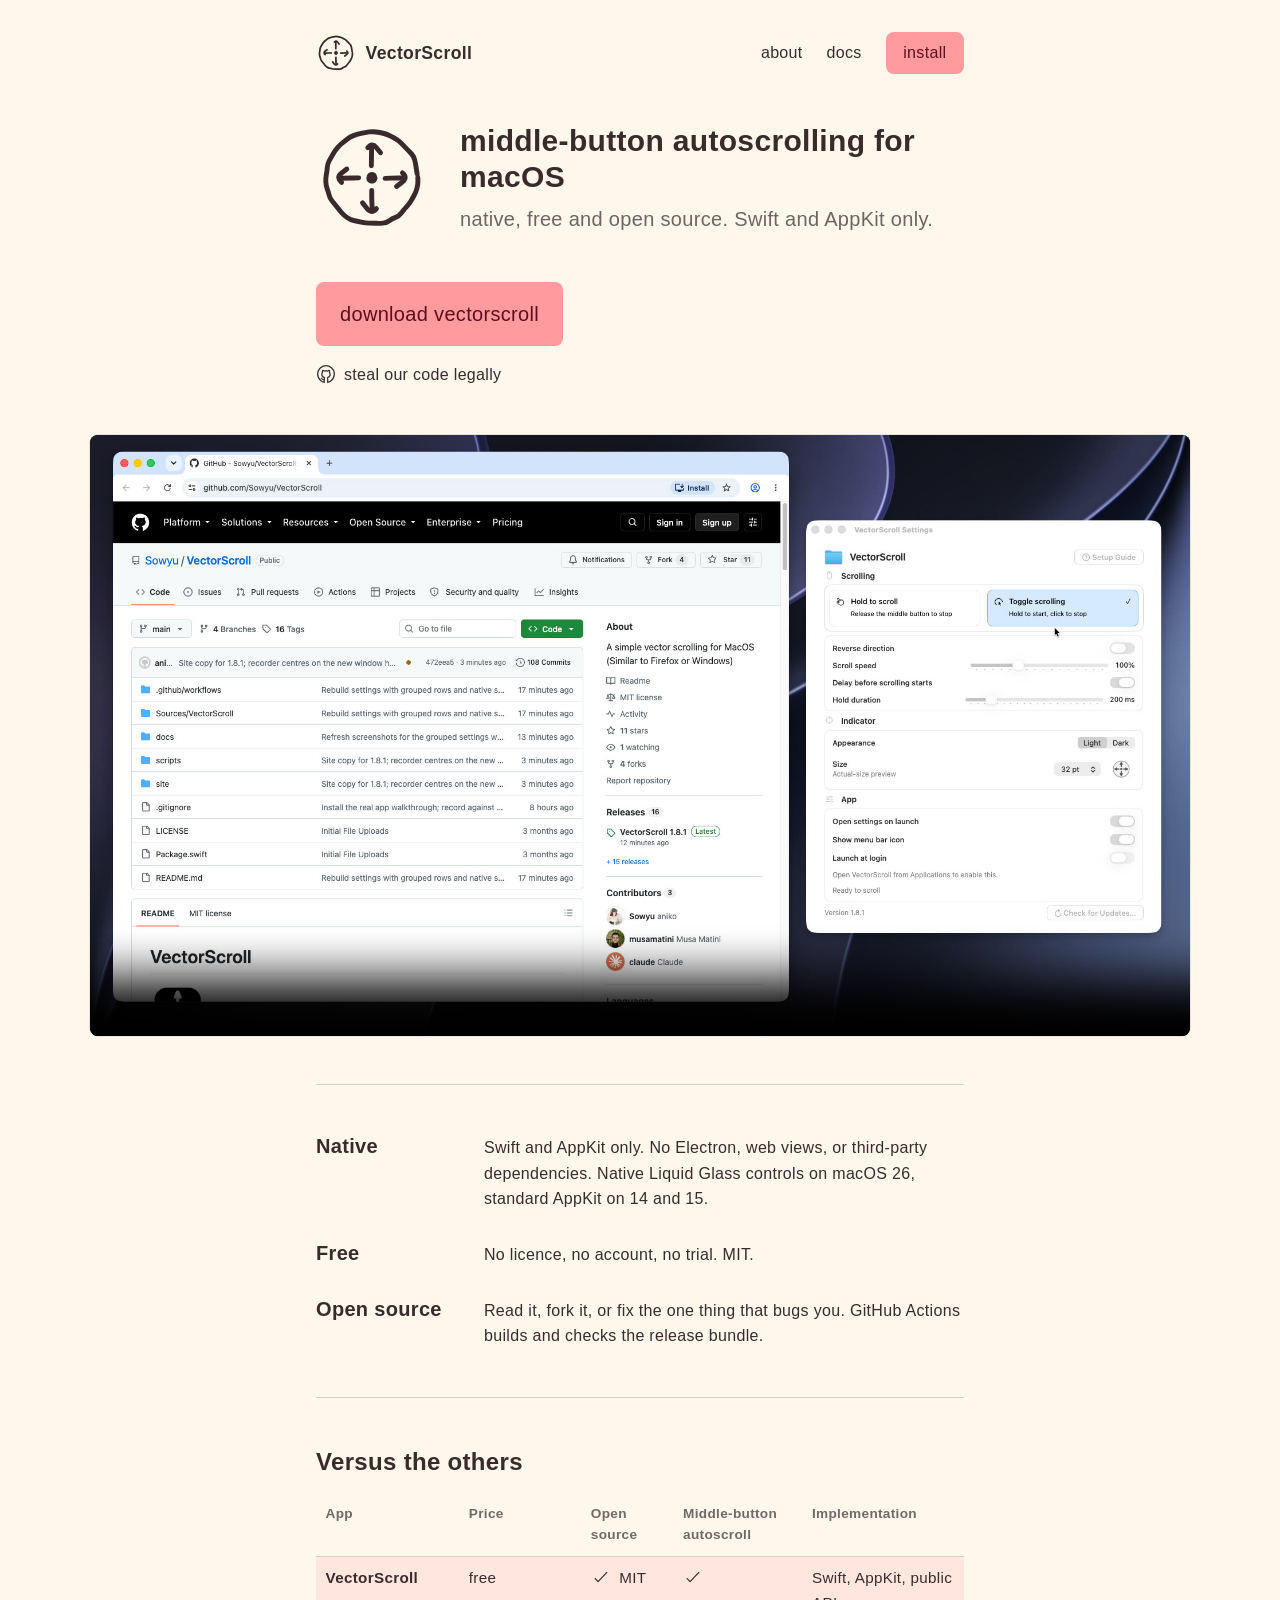
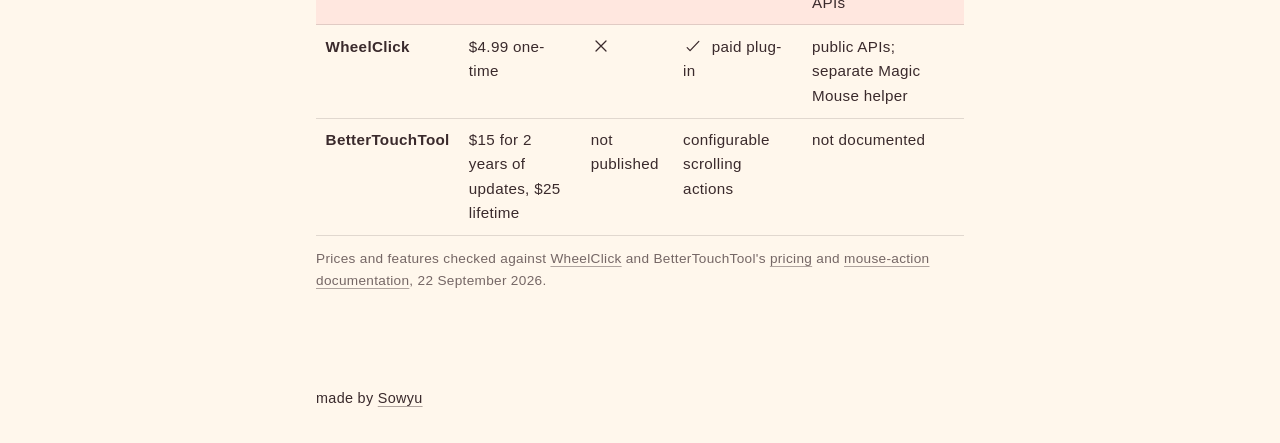
<file: site/index.html>
<!doctype html>
<html lang="en">
<head>
<meta charset="utf-8">
<meta name="viewport" content="width=device-width, initial-scale=1">
<title>VectorScroll</title>
<meta name="description" content="Free and open source middle-button autoscrolling for macOS. Swift and AppKit.">
<meta name="color-scheme" content="light dark">
<meta property="og:title" content="VectorScroll">
<meta property="og:description" content="Free and open source middle-button autoscrolling for macOS. Swift and AppKit.">
<meta property="og:image" content="poster.jpg">
<link rel="icon" href="icon.png">
<link rel="stylesheet" href="style.css">
</head>
<body>
<a class="skip" href="#main">Skip to main content</a>
<header>
  <a href="index.html" class="home" aria-label="VectorScroll home"><svg class="mark" aria-hidden="true" viewBox="0 0 160 160" fill="none" stroke="currentColor" stroke-width="7" stroke-linecap="round" stroke-linejoin="round" xmlns="http://www.w3.org/2000/svg"><path d="M145.4 78.9 Q145.4 78.9 145.6 83.9 Q145.7 89.0 144.3 94.5 Q142.9 100.0 140.1 105.0 Q137.4 110.0 134.7 114.3 Q131.9 118.6 128.6 122.0 Q125.3 125.4 121.9 129.9 Q118.6 134.4 113.7 136.2 Q108.8 137.9 104.8 141.1 Q100.8 144.2 95.7 144.5 Q90.6 144.9 86.0 144.7 Q81.5 144.5 76.2 144.5 Q70.8 144.5 64.6 143.0 Q58.5 141.5 53.9 140.7 Q49.4 139.8 44.8 136.7 Q40.2 133.7 37.0 130.0 Q33.8 126.3 30.3 121.8 Q26.8 117.4 23.3 113.2 Q19.8 109.0 18.8 104.6 Q17.8 100.2 16.0 95.4 Q14.2 90.6 14.0 85.0 Q13.9 79.4 14.8 74.8 Q15.8 70.3 16.1 65.1 Q16.4 59.8 18.8 55.5 Q21.3 51.2 24.3 45.9 Q27.3 40.5 31.1 36.3 Q34.9 32.1 37.9 29.8 Q40.9 27.4 44.9 24.3 Q48.9 21.2 53.5 19.5 Q58.1 17.8 64.3 16.4 Q70.5 15.0 75.9 14.2 Q81.2 13.4 86.1 14.3 Q90.9 15.1 95.8 16.1 Q100.7 17.1 105.9 19.9 Q111.1 22.6 114.9 24.9 Q118.7 27.1 122.0 30.6 Q125.3 34.0 129.6 38.4 Q133.9 42.8 136.9 46.1 Q139.8 49.3 141.1 54.7 Q142.4 60.1 143.0 64.8 Q143.7 69.6 144.5 74.2"/><path d="M79.1 62.5 Q79.1 62.5 79.2 53.5 Q79.3 44.5 79.5 36.6"/><path d="M92.2 43.9 Q92.2 43.9 86.1 36.3 Q80.1 28.8 73.9 36.7"/><path d="M79.6 97.8 Q79.6 97.8 79.6 106.8 Q79.7 115.8 80.3 123.5"/><path d="M66.4 115.5 Q66.4 115.5 72.9 123.7 Q79.5 132.0 86.3 123.7"/><path d="M61.0 79.8 Q61.0 79.8 52.9 80.0 Q44.7 80.1 36.8 80.3"/><path d="M44.0 67.2 Q44.0 67.2 36.2 73.2 Q28.4 79.1 36.6 86.3"/><path d="M98.7 80.6 Q98.7 80.6 106.8 80.2 Q114.8 79.8 123.0 80.0"/><path d="M115.1 92.1 Q115.1 92.1 123.3 85.7 Q131.4 79.3 123.5 72.7"/><path d="M86.4 79.6 Q86.4 79.6 86.0 81.5 Q85.6 83.3 84.3 84.9 Q82.9 86.5 81.5 86.5 Q80.1 86.6 78.2 86.2 Q76.2 85.9 75.0 84.5 Q73.8 83.0 73.6 81.8 Q73.4 80.6 73.7 78.5 Q73.9 76.5 75.0 75.0 Q76.0 73.5 77.9 73.1 Q79.8 72.7 81.9 73.1 Q83.9 73.5 84.7 75.3 Q85.5 77.0 85.9 78.3" fill="currentColor" stroke-width="3"/></svg><span>VectorScroll</span></a>
  <nav><a href="about.html">about</a><a href="docs.html">docs</a><a href="download.html" class="button small">install</a></nav>
</header>
<section class="hero">
  <svg class="hero-mark" aria-hidden="true" viewBox="0 0 160 160" fill="none" stroke="currentColor" stroke-width="7" stroke-linecap="round" stroke-linejoin="round" xmlns="http://www.w3.org/2000/svg"><path d="M145.4 78.9 Q145.4 78.9 145.6 83.9 Q145.7 89.0 144.3 94.5 Q142.9 100.0 140.1 105.0 Q137.4 110.0 134.7 114.3 Q131.9 118.6 128.6 122.0 Q125.3 125.4 121.9 129.9 Q118.6 134.4 113.7 136.2 Q108.8 137.9 104.8 141.1 Q100.8 144.2 95.7 144.5 Q90.6 144.9 86.0 144.7 Q81.5 144.5 76.2 144.5 Q70.8 144.5 64.6 143.0 Q58.5 141.5 53.9 140.7 Q49.4 139.8 44.8 136.7 Q40.2 133.7 37.0 130.0 Q33.8 126.3 30.3 121.8 Q26.8 117.4 23.3 113.2 Q19.8 109.0 18.8 104.6 Q17.8 100.2 16.0 95.4 Q14.2 90.6 14.0 85.0 Q13.9 79.4 14.8 74.8 Q15.8 70.3 16.1 65.1 Q16.4 59.8 18.8 55.5 Q21.3 51.2 24.3 45.9 Q27.3 40.5 31.1 36.3 Q34.9 32.1 37.9 29.8 Q40.9 27.4 44.9 24.3 Q48.9 21.2 53.5 19.5 Q58.1 17.8 64.3 16.4 Q70.5 15.0 75.9 14.2 Q81.2 13.4 86.1 14.3 Q90.9 15.1 95.8 16.1 Q100.7 17.1 105.9 19.9 Q111.1 22.6 114.9 24.9 Q118.7 27.1 122.0 30.6 Q125.3 34.0 129.6 38.4 Q133.9 42.8 136.9 46.1 Q139.8 49.3 141.1 54.7 Q142.4 60.1 143.0 64.8 Q143.7 69.6 144.5 74.2"/><path d="M79.1 62.5 Q79.1 62.5 79.2 53.5 Q79.3 44.5 79.5 36.6"/><path d="M92.2 43.9 Q92.2 43.9 86.1 36.3 Q80.1 28.8 73.9 36.7"/><path d="M79.6 97.8 Q79.6 97.8 79.6 106.8 Q79.7 115.8 80.3 123.5"/><path d="M66.4 115.5 Q66.4 115.5 72.9 123.7 Q79.5 132.0 86.3 123.7"/><path d="M61.0 79.8 Q61.0 79.8 52.9 80.0 Q44.7 80.1 36.8 80.3"/><path d="M44.0 67.2 Q44.0 67.2 36.2 73.2 Q28.4 79.1 36.6 86.3"/><path d="M98.7 80.6 Q98.7 80.6 106.8 80.2 Q114.8 79.8 123.0 80.0"/><path d="M115.1 92.1 Q115.1 92.1 123.3 85.7 Q131.4 79.3 123.5 72.7"/><path d="M86.4 79.6 Q86.4 79.6 86.0 81.5 Q85.6 83.3 84.3 84.9 Q82.9 86.5 81.5 86.5 Q80.1 86.6 78.2 86.2 Q76.2 85.9 75.0 84.5 Q73.8 83.0 73.6 81.8 Q73.4 80.6 73.7 78.5 Q73.9 76.5 75.0 75.0 Q76.0 73.5 77.9 73.1 Q79.8 72.7 81.9 73.1 Q83.9 73.5 84.7 75.3 Q85.5 77.0 85.9 78.3" fill="currentColor" stroke-width="3"/></svg>
  <div>
    <h1>middle-button autoscrolling for macOS</h1>
    <p class="sub">native, free and open source. Swift and AppKit only.</p>
  </div>
</section>
<main id="main">
  <div class="cta">
    <a href="https://github.com/Sowyu/VectorScroll/releases/latest/download/VectorScroll.dmg" class="button">download vectorscroll</a>
    <a href="https://github.com/Sowyu/VectorScroll" class="steal"><svg class="ico" viewBox="0 0 24 24" fill="none" aria-hidden="true"><path d="M6.51734 17.1132C6.91177 17.6905 8.10883 18.9228 9.74168 19.2333M9.86428 22C8.83582 21.8306 2 19.6057 2 12.0926C2 5.06329 8.0019 2 12.0008 2C15.9996 2 22 5.06329 22 12.0926C22 19.6057 15.1642 21.8306 14.1357 22C14.1357 22 13.9267 18.5826 14.0487 17.9969C14.1706 17.4113 13.7552 16.4688 13.7552 16.4688C14.7262 16.1055 16.2043 15.5847 16.7001 14.1874C17.0848 13.1032 17.3268 11.5288 16.2508 10.0489C16.2508 10.0489 16.5318 7.65809 15.9996 7.56548C15.4675 7.47287 13.8998 8.51192 13.8998 8.51192C13.4432 8.38248 12.4243 8.13476 12.0018 8.17939C11.5792 8.13476 10.5568 8.38248 10.1002 8.51192C10.1002 8.51192 8.53249 7.47287 8.00036 7.56548C7.46823 7.65809 7.74917 10.0489 7.74917 10.0489C6.67316 11.5288 6.91516 13.1032 7.2999 14.1874C7.79575 15.5847 9.27384 16.1055 10.2448 16.4688C10.2448 16.4688 9.82944 17.4113 9.95135 17.9969C10.0733 18.5826 9.86428 22 9.86428 22Z" stroke="currentColor" stroke-width="1.5" stroke-linecap="round" stroke-linejoin="round"/></svg> steal our code legally</a>
  </div>
  <video width="1920" height="1048" muted loop playsinline controls preload="none" poster="poster.jpg" aria-label="A middle click shows the four-arrow indicator, moving the pointer down scrolls the page, pulling back slows and reverses it.">
    <source src="demo.webm" type="video/webm">
    <source src="demo.mp4" type="video/mp4">
  </video>
  <hr>
  <div class="points">
    <div><h2>Native</h2><p>Swift and AppKit only. No Electron, web views, or third-party dependencies. Native Liquid Glass controls on macOS 26, standard AppKit on 14 and 15.</p></div>
    <div><h2>Free</h2><p>No licence, no account, no trial. MIT.</p></div>
    <div><h2>Open source</h2><p>Read it, fork it, or fix the one thing that bugs you. GitHub Actions builds and checks the release bundle.</p></div>
  </div>
  <hr>
  <div class="compare">
    <h2>Versus the others</h2>
    <div class="scroll">
    <table>
      <thead><tr><th>App</th><th>Price</th><th>Open source</th><th>Middle-button autoscroll</th><th>Implementation</th></tr></thead>
      <tbody>
        <tr><th>VectorScroll</th><td data-label="Price"><span>free</span></td><td data-label="Open source"><span><svg class="ico" viewBox="0 0 24 24" fill="none" role="img" aria-label="yes"><path d="M5 14L8.5 17.5L19 6.5" stroke="currentColor" stroke-width="1.5" stroke-linecap="round" stroke-linejoin="round"/></svg> MIT</span></td><td data-label="Middle-button autoscroll"><span><svg class="ico" viewBox="0 0 24 24" fill="none" role="img" aria-label="yes"><path d="M5 14L8.5 17.5L19 6.5" stroke="currentColor" stroke-width="1.5" stroke-linecap="round" stroke-linejoin="round"/></svg></span></td><td data-label="Implementation"><span>Swift, AppKit, public APIs</span></td></tr>
        <tr><th>WheelClick</th><td data-label="Price"><span>$4.99 one-time</span></td><td data-label="Open source"><span><svg class="ico" viewBox="0 0 24 24" fill="none" role="img" aria-label="no"><path d="M18 6L6.00081 17.9992M17.9992 18L6 6.00085" stroke="currentColor" stroke-width="1.5" stroke-linecap="round" stroke-linejoin="round"/></svg></span></td><td data-label="Middle-button autoscroll"><span><svg class="ico" viewBox="0 0 24 24" fill="none" role="img" aria-label="yes"><path d="M5 14L8.5 17.5L19 6.5" stroke="currentColor" stroke-width="1.5" stroke-linecap="round" stroke-linejoin="round"/></svg> paid plug-in</span></td><td data-label="Implementation"><span>public APIs; separate Magic Mouse helper</span></td></tr>
        <tr><th>BetterTouchTool</th><td data-label="Price"><span>$15 for 2 years of updates, $25 lifetime</span></td><td data-label="Open source"><span>not published</span></td><td data-label="Middle-button autoscroll"><span>configurable scrolling actions</span></td><td data-label="Implementation"><span>not documented</span></td></tr>
      </tbody>
    </table>
    </div>
    <p class="note">Prices and features checked against <a href="https://wheelclick.app/">WheelClick</a> and BetterTouchTool's <a href="https://folivora.ai/buy/">pricing</a> and <a href="https://docs.folivora.ai/docs/normal-mouse/assigning-actions/">mouse-action documentation</a>, 22 September 2026.</p>
  </div>
</main>
<footer>made by <a href="https://github.com/Sowyu">Sowyu</a></footer>
</body>
</html>
</file>
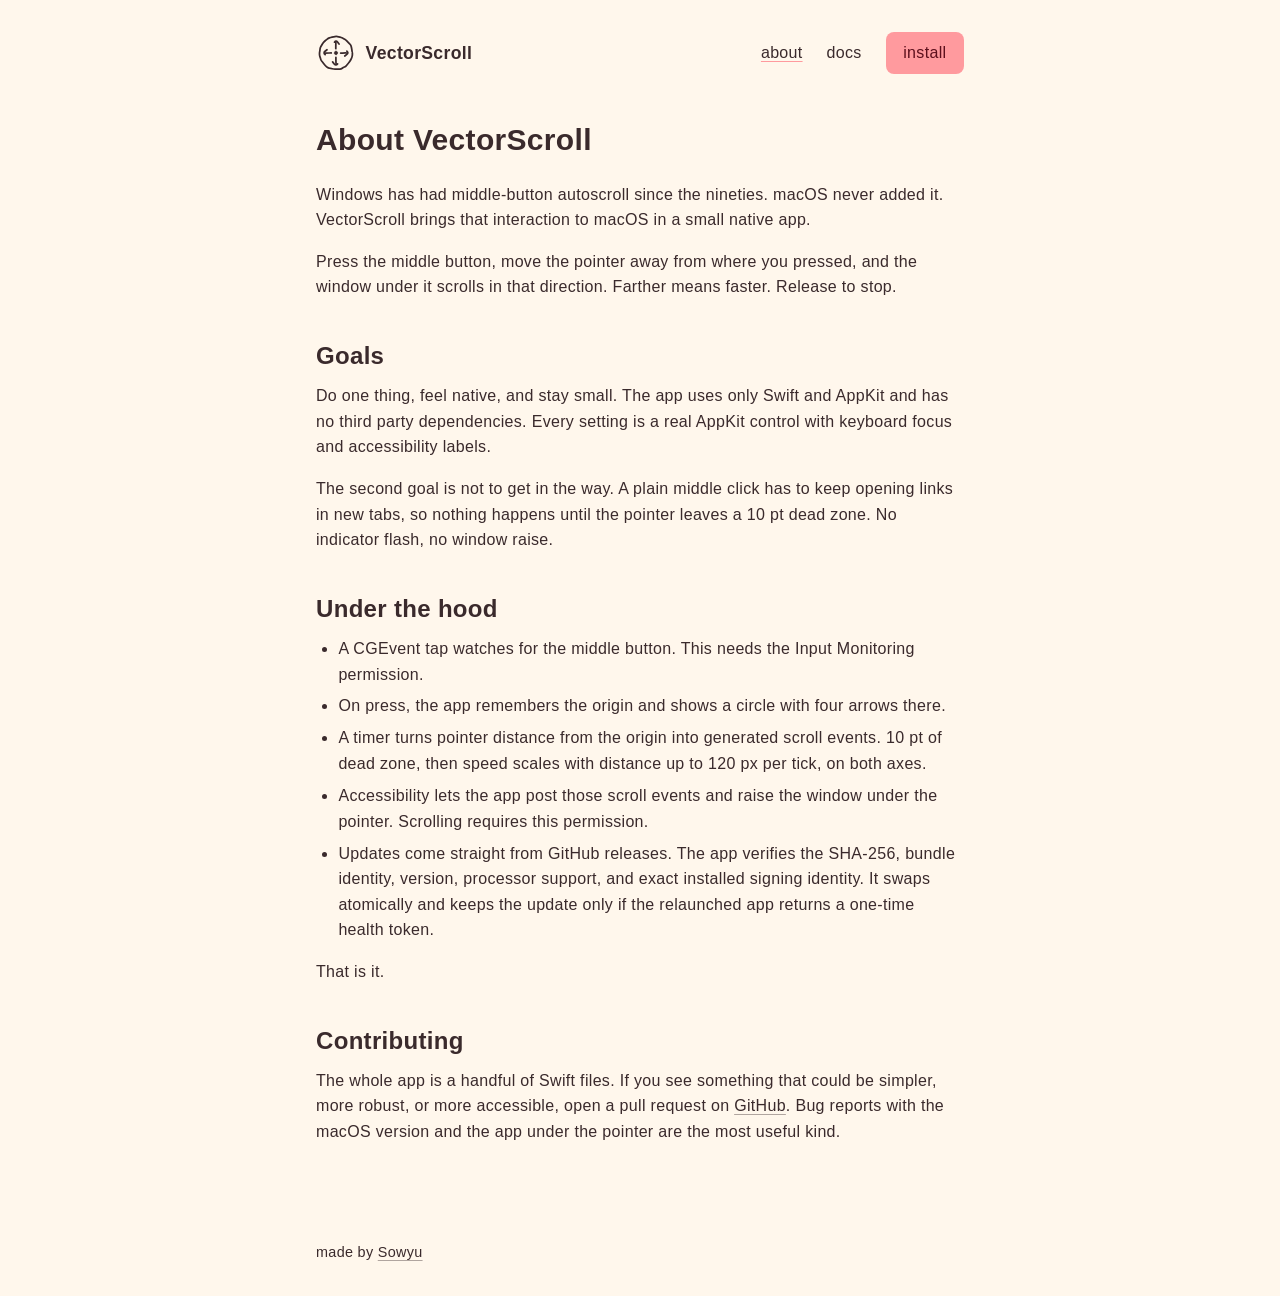
<file: site/about.html>
<!doctype html>
<html lang="en">
<head>
<meta charset="utf-8">
<meta name="viewport" content="width=device-width, initial-scale=1">
<title>About VectorScroll</title>
<meta name="description" content="Why VectorScroll exists and how it works.">
<meta name="color-scheme" content="light dark">
<meta property="og:title" content="About VectorScroll">
<meta property="og:description" content="Why VectorScroll exists and how it works.">
<meta property="og:image" content="poster.jpg">
<link rel="icon" href="icon.png">
<link rel="stylesheet" href="style.css">
</head>
<body>
<a class="skip" href="#main">Skip to main content</a>
<header>
  <a href="index.html" class="home" aria-label="VectorScroll home"><svg class="mark" aria-hidden="true" viewBox="0 0 160 160" fill="none" stroke="currentColor" stroke-width="7" stroke-linecap="round" stroke-linejoin="round" xmlns="http://www.w3.org/2000/svg"><path d="M145.4 78.9 Q145.4 78.9 145.6 83.9 Q145.7 89.0 144.3 94.5 Q142.9 100.0 140.1 105.0 Q137.4 110.0 134.7 114.3 Q131.9 118.6 128.6 122.0 Q125.3 125.4 121.9 129.9 Q118.6 134.4 113.7 136.2 Q108.8 137.9 104.8 141.1 Q100.8 144.2 95.7 144.5 Q90.6 144.9 86.0 144.7 Q81.5 144.5 76.2 144.5 Q70.8 144.5 64.6 143.0 Q58.5 141.5 53.9 140.7 Q49.4 139.8 44.8 136.7 Q40.2 133.7 37.0 130.0 Q33.8 126.3 30.3 121.8 Q26.8 117.4 23.3 113.2 Q19.8 109.0 18.8 104.6 Q17.8 100.2 16.0 95.4 Q14.2 90.6 14.0 85.0 Q13.9 79.4 14.8 74.8 Q15.8 70.3 16.1 65.1 Q16.4 59.8 18.8 55.5 Q21.3 51.2 24.3 45.9 Q27.3 40.5 31.1 36.3 Q34.9 32.1 37.9 29.8 Q40.9 27.4 44.9 24.3 Q48.9 21.2 53.5 19.5 Q58.1 17.8 64.3 16.4 Q70.5 15.0 75.9 14.2 Q81.2 13.4 86.1 14.3 Q90.9 15.1 95.8 16.1 Q100.7 17.1 105.9 19.9 Q111.1 22.6 114.9 24.9 Q118.7 27.1 122.0 30.6 Q125.3 34.0 129.6 38.4 Q133.9 42.8 136.9 46.1 Q139.8 49.3 141.1 54.7 Q142.4 60.1 143.0 64.8 Q143.7 69.6 144.5 74.2"/><path d="M79.1 62.5 Q79.1 62.5 79.2 53.5 Q79.3 44.5 79.5 36.6"/><path d="M92.2 43.9 Q92.2 43.9 86.1 36.3 Q80.1 28.8 73.9 36.7"/><path d="M79.6 97.8 Q79.6 97.8 79.6 106.8 Q79.7 115.8 80.3 123.5"/><path d="M66.4 115.5 Q66.4 115.5 72.9 123.7 Q79.5 132.0 86.3 123.7"/><path d="M61.0 79.8 Q61.0 79.8 52.9 80.0 Q44.7 80.1 36.8 80.3"/><path d="M44.0 67.2 Q44.0 67.2 36.2 73.2 Q28.4 79.1 36.6 86.3"/><path d="M98.7 80.6 Q98.7 80.6 106.8 80.2 Q114.8 79.8 123.0 80.0"/><path d="M115.1 92.1 Q115.1 92.1 123.3 85.7 Q131.4 79.3 123.5 72.7"/><path d="M86.4 79.6 Q86.4 79.6 86.0 81.5 Q85.6 83.3 84.3 84.9 Q82.9 86.5 81.5 86.5 Q80.1 86.6 78.2 86.2 Q76.2 85.9 75.0 84.5 Q73.8 83.0 73.6 81.8 Q73.4 80.6 73.7 78.5 Q73.9 76.5 75.0 75.0 Q76.0 73.5 77.9 73.1 Q79.8 72.7 81.9 73.1 Q83.9 73.5 84.7 75.3 Q85.5 77.0 85.9 78.3" fill="currentColor" stroke-width="3"/></svg><span>VectorScroll</span></a>
  <nav><a href="about.html" aria-current="page">about</a><a href="docs.html">docs</a><a href="download.html" class="button small">install</a></nav>
</header>
<main id="main" class="doc">
  <h1>About VectorScroll</h1>
  <p>Windows has had middle-button autoscroll since the nineties. macOS never added it. VectorScroll brings that interaction to macOS in a small native app.</p>
  <p>Press the middle button, move the pointer away from where you pressed, and the window under it scrolls in that direction. Farther means faster. Release to stop.</p>
  <h2 id="goals">Goals</h2>
  <p>Do one thing, feel native, and stay small. The app uses only Swift and AppKit and has no third party dependencies. Every setting is a real AppKit control with keyboard focus and accessibility labels.</p>
  <p>The second goal is not to get in the way. A plain middle click has to keep opening links in new tabs, so nothing happens until the pointer leaves a 10 pt dead zone. No indicator flash, no window raise.</p>
  <h2 id="hood">Under the hood</h2>
  <ul>
    <li>A CGEvent tap watches for the middle button. This needs the Input Monitoring permission.</li>
    <li>On press, the app remembers the origin and shows a circle with four arrows there.</li>
    <li>A timer turns pointer distance from the origin into generated scroll events. 10 pt of dead zone, then speed scales with distance up to 120 px per tick, on both axes.</li>
    <li>Accessibility lets the app post those scroll events and raise the window under the pointer. Scrolling requires this permission.</li>
    <li>Updates come straight from GitHub releases. The app verifies the SHA-256, bundle identity, version, processor support, and exact installed signing identity. It swaps atomically and keeps the update only if the relaunched app returns a one-time health token.</li>
  </ul>
  <p>That is it.</p>
  <h2 id="contribute">Contributing</h2>
  <p>The whole app is a handful of Swift files. If you see something that could be simpler, more robust, or more accessible, open a pull request on <a href="https://github.com/Sowyu/VectorScroll">GitHub</a>. Bug reports with the macOS version and the app under the pointer are the most useful kind.</p>
</main>
<footer>made by <a href="https://github.com/Sowyu">Sowyu</a></footer>
</body>
</html>
</file>
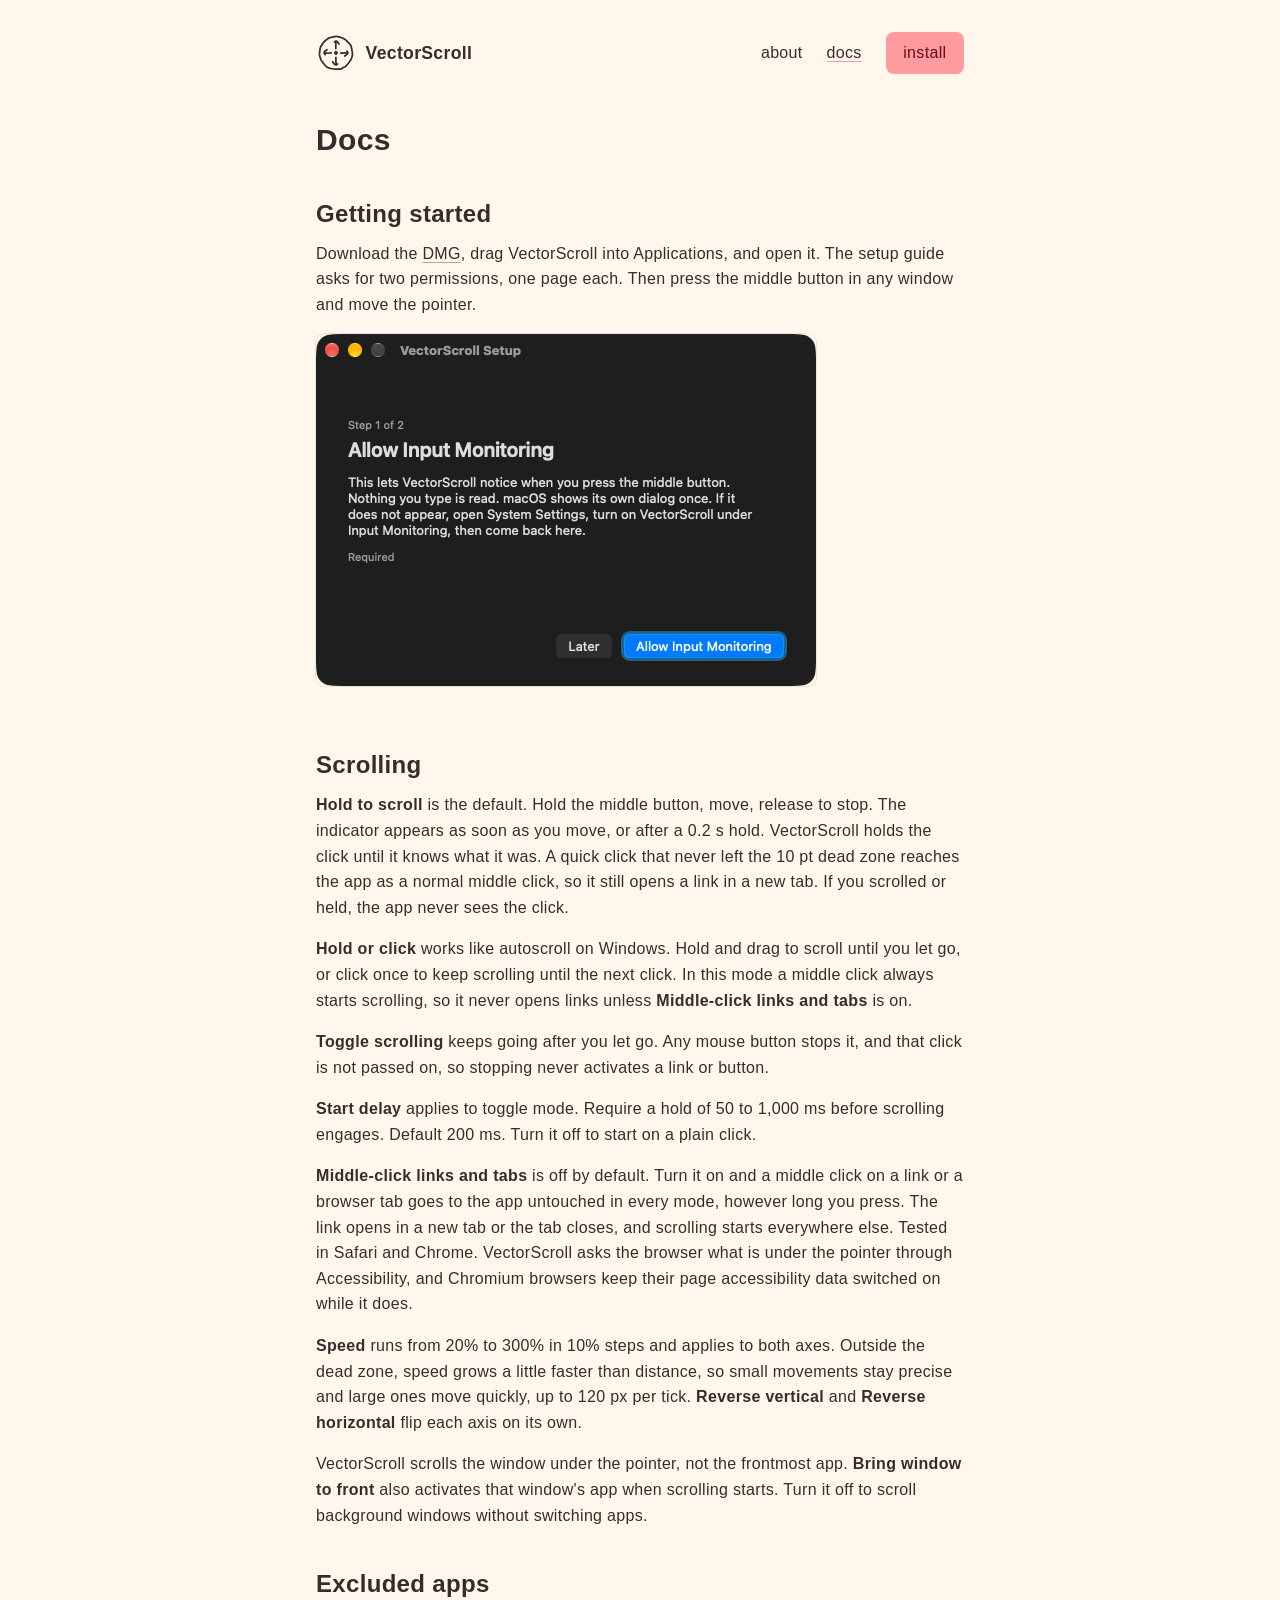
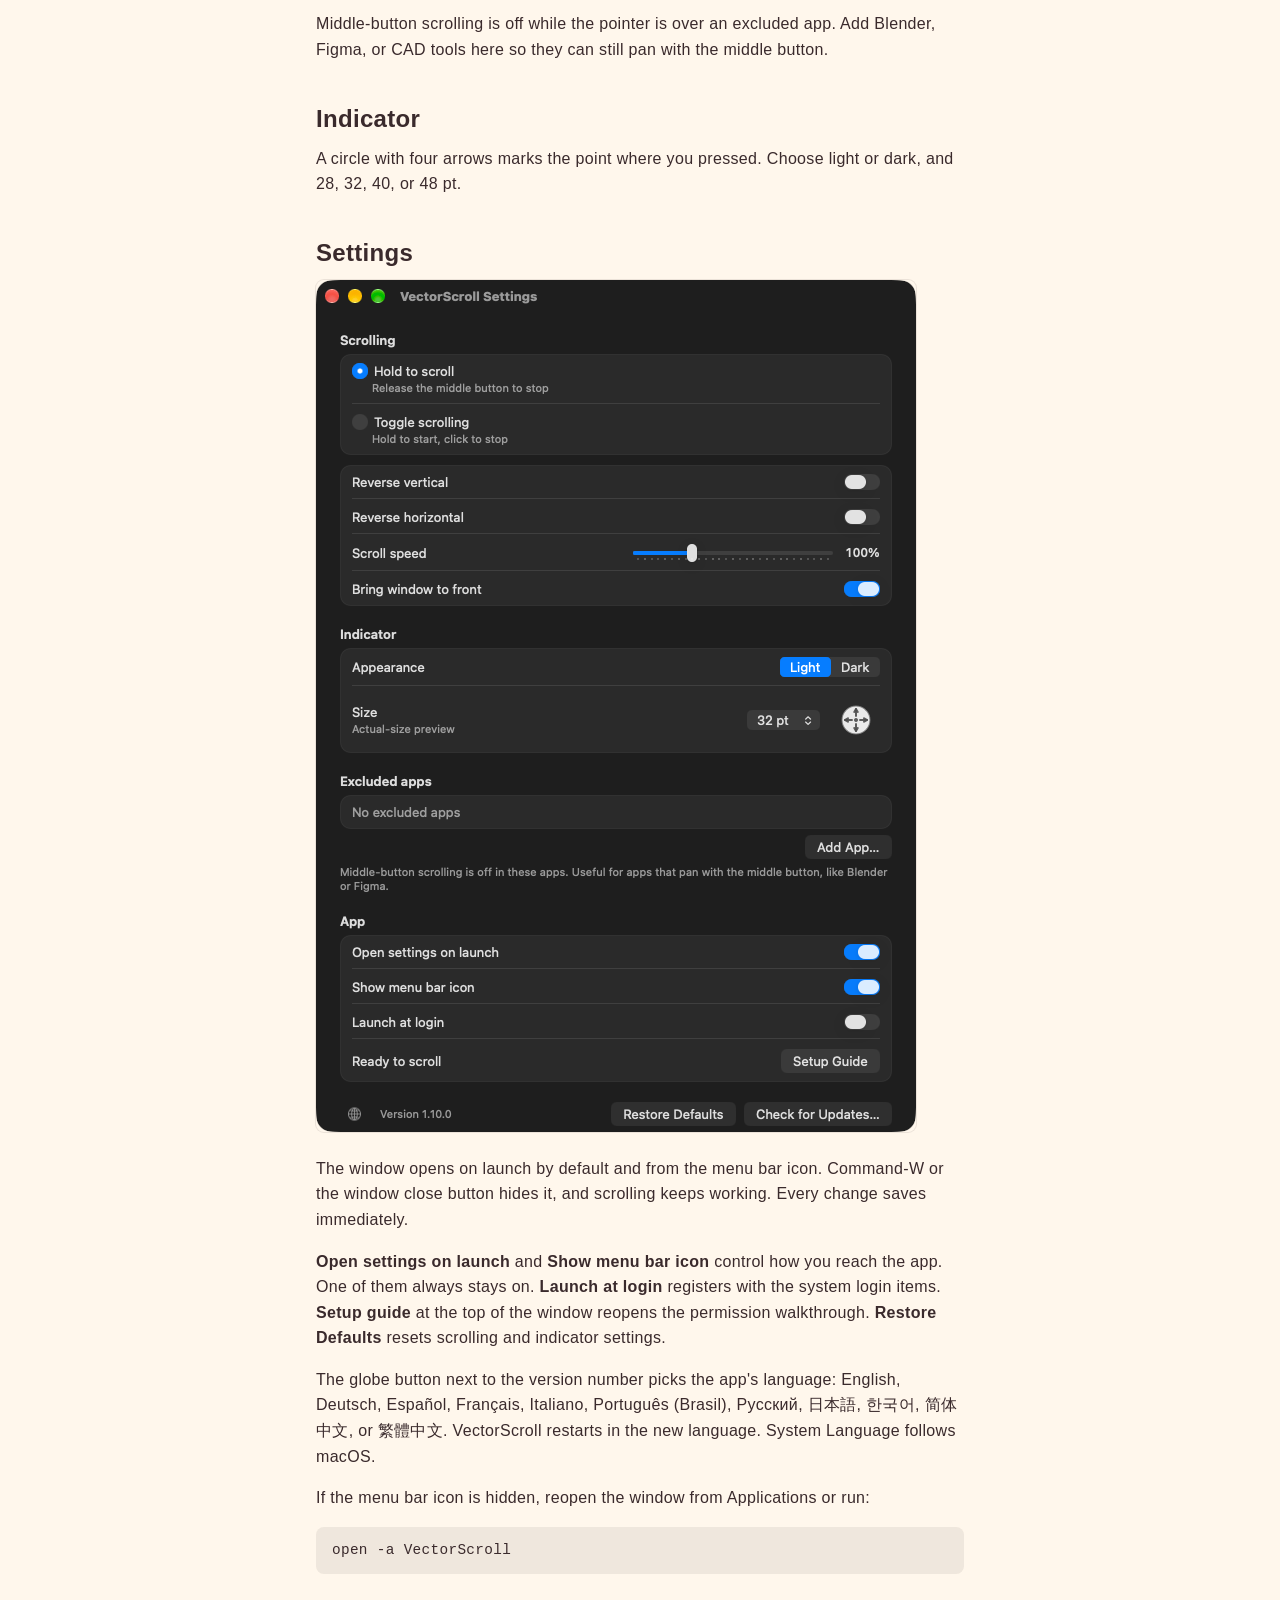
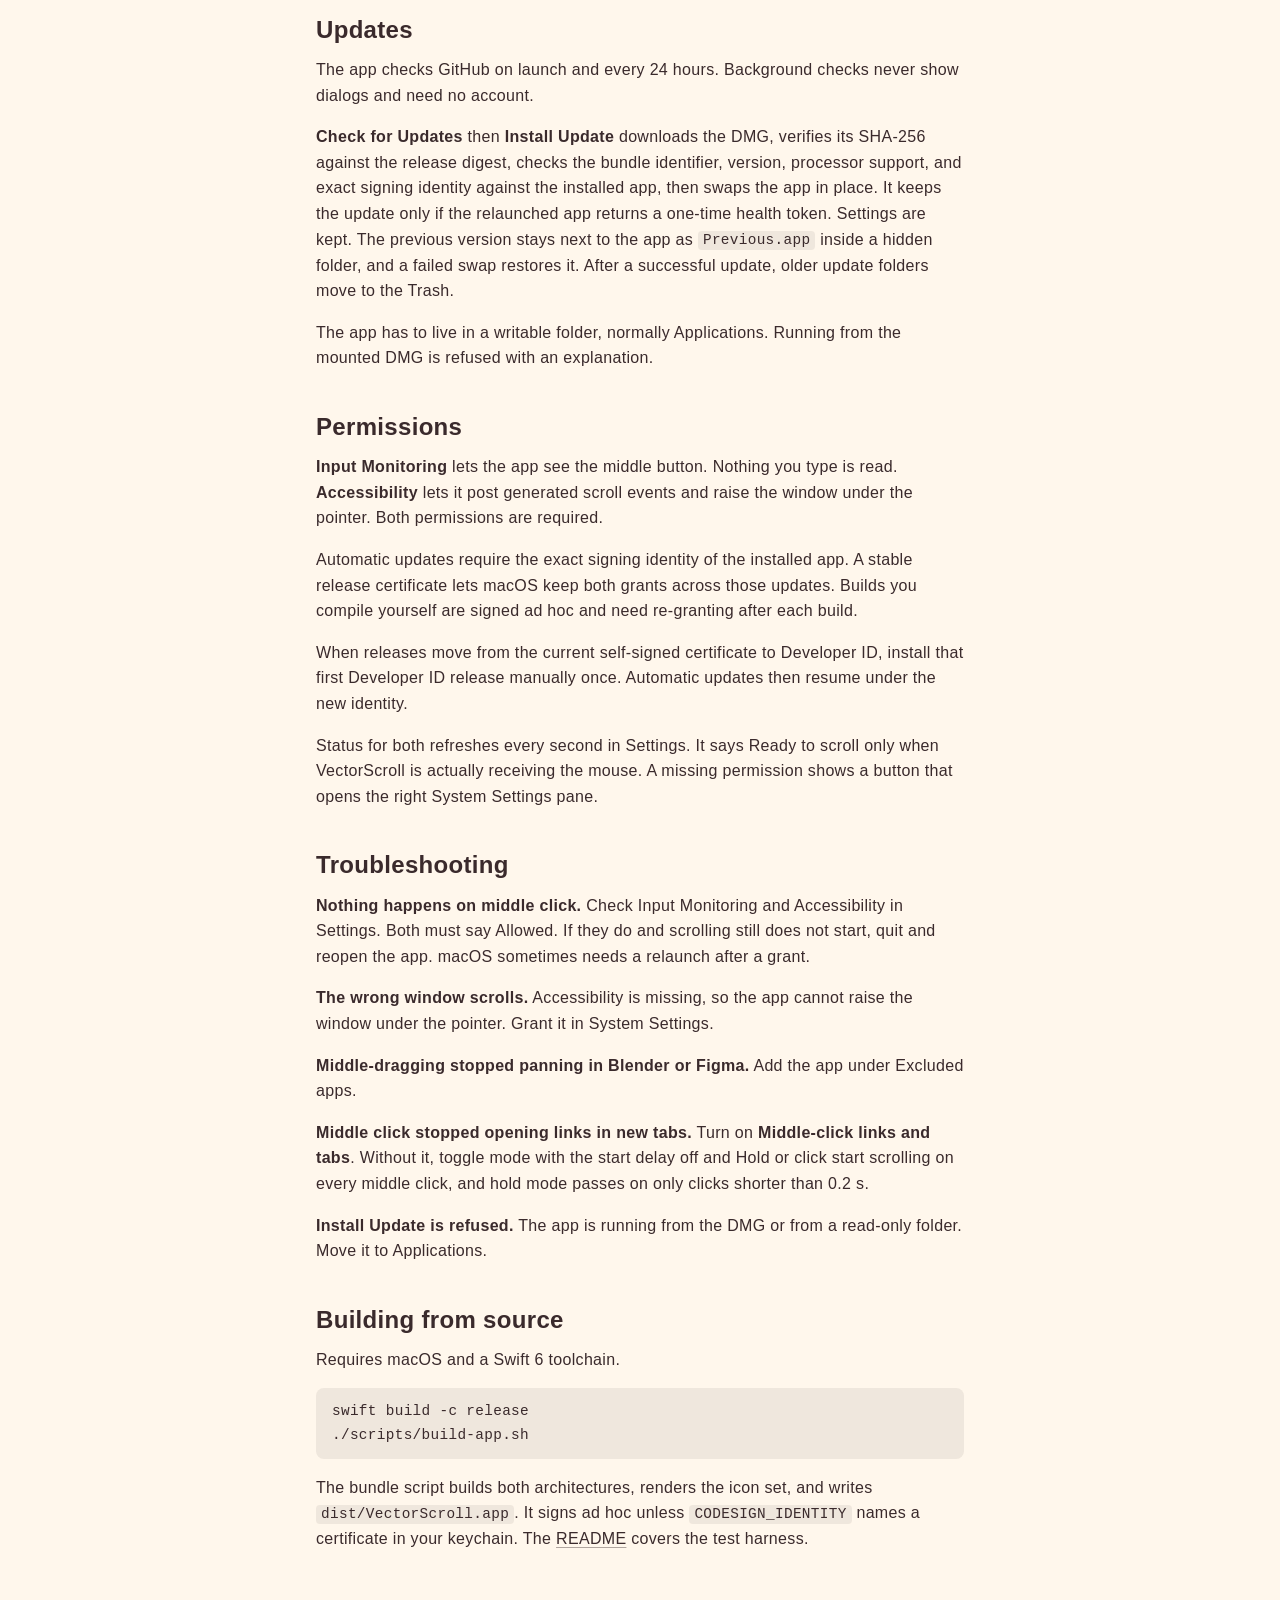
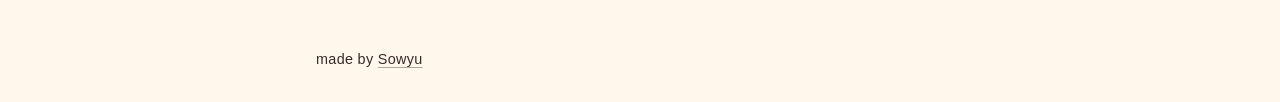
<file: site/docs.html>
<!doctype html>
<html lang="en">
<head>
<meta charset="utf-8">
<meta name="viewport" content="width=device-width, initial-scale=1">
<title>VectorScroll docs</title>
<meta name="description" content="Scrolling modes, indicator, settings, updates, permissions, and troubleshooting.">
<meta name="color-scheme" content="light dark">
<meta property="og:title" content="VectorScroll docs">
<meta property="og:description" content="Scrolling modes, indicator, settings, updates, permissions, and troubleshooting.">
<meta property="og:image" content="poster.jpg">
<link rel="icon" href="icon.png">
<link rel="stylesheet" href="style.css">
</head>
<body>
<a class="skip" href="#main">Skip to main content</a>
<header>
  <a href="index.html" class="home" aria-label="VectorScroll home"><svg class="mark" aria-hidden="true" viewBox="0 0 160 160" fill="none" stroke="currentColor" stroke-width="7" stroke-linecap="round" stroke-linejoin="round" xmlns="http://www.w3.org/2000/svg"><path d="M145.4 78.9 Q145.4 78.9 145.6 83.9 Q145.7 89.0 144.3 94.5 Q142.9 100.0 140.1 105.0 Q137.4 110.0 134.7 114.3 Q131.9 118.6 128.6 122.0 Q125.3 125.4 121.9 129.9 Q118.6 134.4 113.7 136.2 Q108.8 137.9 104.8 141.1 Q100.8 144.2 95.7 144.5 Q90.6 144.9 86.0 144.7 Q81.5 144.5 76.2 144.5 Q70.8 144.5 64.6 143.0 Q58.5 141.5 53.9 140.7 Q49.4 139.8 44.8 136.7 Q40.2 133.7 37.0 130.0 Q33.8 126.3 30.3 121.8 Q26.8 117.4 23.3 113.2 Q19.8 109.0 18.8 104.6 Q17.8 100.2 16.0 95.4 Q14.2 90.6 14.0 85.0 Q13.9 79.4 14.8 74.8 Q15.8 70.3 16.1 65.1 Q16.4 59.8 18.8 55.5 Q21.3 51.2 24.3 45.9 Q27.3 40.5 31.1 36.3 Q34.9 32.1 37.9 29.8 Q40.9 27.4 44.9 24.3 Q48.9 21.2 53.5 19.5 Q58.1 17.8 64.3 16.4 Q70.5 15.0 75.9 14.2 Q81.2 13.4 86.1 14.3 Q90.9 15.1 95.8 16.1 Q100.7 17.1 105.9 19.9 Q111.1 22.6 114.9 24.9 Q118.7 27.1 122.0 30.6 Q125.3 34.0 129.6 38.4 Q133.9 42.8 136.9 46.1 Q139.8 49.3 141.1 54.7 Q142.4 60.1 143.0 64.8 Q143.7 69.6 144.5 74.2"/><path d="M79.1 62.5 Q79.1 62.5 79.2 53.5 Q79.3 44.5 79.5 36.6"/><path d="M92.2 43.9 Q92.2 43.9 86.1 36.3 Q80.1 28.8 73.9 36.7"/><path d="M79.6 97.8 Q79.6 97.8 79.6 106.8 Q79.7 115.8 80.3 123.5"/><path d="M66.4 115.5 Q66.4 115.5 72.9 123.7 Q79.5 132.0 86.3 123.7"/><path d="M61.0 79.8 Q61.0 79.8 52.9 80.0 Q44.7 80.1 36.8 80.3"/><path d="M44.0 67.2 Q44.0 67.2 36.2 73.2 Q28.4 79.1 36.6 86.3"/><path d="M98.7 80.6 Q98.7 80.6 106.8 80.2 Q114.8 79.8 123.0 80.0"/><path d="M115.1 92.1 Q115.1 92.1 123.3 85.7 Q131.4 79.3 123.5 72.7"/><path d="M86.4 79.6 Q86.4 79.6 86.0 81.5 Q85.6 83.3 84.3 84.9 Q82.9 86.5 81.5 86.5 Q80.1 86.6 78.2 86.2 Q76.2 85.9 75.0 84.5 Q73.8 83.0 73.6 81.8 Q73.4 80.6 73.7 78.5 Q73.9 76.5 75.0 75.0 Q76.0 73.5 77.9 73.1 Q79.8 72.7 81.9 73.1 Q83.9 73.5 84.7 75.3 Q85.5 77.0 85.9 78.3" fill="currentColor" stroke-width="3"/></svg><span>VectorScroll</span></a>
  <nav><a href="about.html">about</a><a href="docs.html" aria-current="page">docs</a><a href="download.html" class="button small">install</a></nav>
</header>
<main id="main" class="docs">
  <div class="doc">
    <h1>Docs</h1>
    <h2 id="start">Getting started</h2>
    <p>Download the <a href="https://github.com/Sowyu/VectorScroll/releases/latest/download/VectorScroll.dmg">DMG</a>, drag VectorScroll into Applications, and open it. The setup guide asks for two permissions, one page each. Then press the middle button in any window and move the pointer.</p>
    <img src="onboarding.png" alt="Setup guide, Input Monitoring step" width="500" height="352">
    <h2 id="scrolling">Scrolling</h2>
    <p><b>Hold to scroll</b> is the default. Hold the middle button, move, release to stop. The indicator appears as soon as you move, or after a 0.2 s hold. VectorScroll holds the click until it knows what it was. A quick click that never left the 10 pt dead zone reaches the app as a normal middle click, so it still opens a link in a new tab. If you scrolled or held, the app never sees the click.</p>
    <p><b>Hold or click</b> works like autoscroll on Windows. Hold and drag to scroll until you let go, or click once to keep scrolling until the next click. In this mode a middle click always starts scrolling, so it never opens links unless <b>Middle-click links and tabs</b> is on.</p>
    <p><b>Toggle scrolling</b> keeps going after you let go. Any mouse button stops it, and that click is not passed on, so stopping never activates a link or button.</p>
    <p><b>Start delay</b> applies to toggle mode. Require a hold of 50 to 1,000 ms before scrolling engages. Default 200 ms. Turn it off to start on a plain click.</p>
    <p><b>Middle-click links and tabs</b> is off by default. Turn it on and a middle click on a link or a browser tab goes to the app untouched in every mode, however long you press. The link opens in a new tab or the tab closes, and scrolling starts everywhere else. Tested in Safari and Chrome. VectorScroll asks the browser what is under the pointer through Accessibility, and Chromium browsers keep their page accessibility data switched on while it does.</p>
    <p><b>Speed</b> runs from 20% to 300% in 10% steps and applies to both axes. Outside the dead zone, speed grows a little faster than distance, so small movements stay precise and large ones move quickly, up to 120 px per tick. <b>Reverse vertical</b> and <b>Reverse horizontal</b> flip each axis on its own.</p>
    <p>VectorScroll scrolls the window under the pointer, not the frontmost app. <b>Bring window to front</b> also activates that window's app when scrolling starts. Turn it off to scroll background windows without switching apps.</p>
    <h2 id="excluded">Excluded apps</h2>
    <p>Middle-button scrolling is off while the pointer is over an excluded app. Add Blender, Figma, or CAD tools here so they can still pan with the middle button.</p>
    <h2 id="indicator">Indicator</h2>
    <p>A circle with four arrows marks the point where you pressed. Choose light or dark, and 28, 32, 40, or 48 pt.</p>
    <h2 id="settings">Settings</h2>
    <img src="settings-hold.png" alt="Settings window in hold-to-scroll mode" width="600" height="852">
    <p>The window opens on launch by default and from the menu bar icon. Command-W or the window close button hides it, and scrolling keeps working. Every change saves immediately.</p>
    <p><b>Open settings on launch</b> and <b>Show menu bar icon</b> control how you reach the app. One of them always stays on. <b>Launch at login</b> registers with the system login items. <b>Setup guide</b> at the top of the window reopens the permission walkthrough. <b>Restore Defaults</b> resets scrolling and indicator settings.</p>
    <p>The globe button next to the version number picks the app's language: English, Deutsch, Español, Français, Italiano, Português (Brasil), Русский, 日本語, 한국어, 简体中文, or 繁體中文. VectorScroll restarts in the new language. System Language follows macOS.</p>
    <p>If the menu bar icon is hidden, reopen the window from Applications or run:</p>
    <pre>open -a VectorScroll</pre>
    <h2 id="updates">Updates</h2>
    <p>The app checks GitHub on launch and every 24 hours. Background checks never show dialogs and need no account.</p>
    <p><b>Check for Updates</b> then <b>Install Update</b> downloads the DMG, verifies its SHA-256 against the release digest, checks the bundle identifier, version, processor support, and exact signing identity against the installed app, then swaps the app in place. It keeps the update only if the relaunched app returns a one-time health token. Settings are kept. The previous version stays next to the app as <code>Previous.app</code> inside a hidden folder, and a failed swap restores it. After a successful update, older update folders move to the Trash.</p>
    <p>The app has to live in a writable folder, normally Applications. Running from the mounted DMG is refused with an explanation.</p>
    <h2 id="permissions">Permissions</h2>
    <p><b>Input Monitoring</b> lets the app see the middle button. Nothing you type is read. <b>Accessibility</b> lets it post generated scroll events and raise the window under the pointer. Both permissions are required.</p>
    <p>Automatic updates require the exact signing identity of the installed app. A stable release certificate lets macOS keep both grants across those updates. Builds you compile yourself are signed ad hoc and need re-granting after each build.</p>
    <p>When releases move from the current self-signed certificate to Developer ID, install that first Developer ID release manually once. Automatic updates then resume under the new identity.</p>
    <p>Status for both refreshes every second in Settings. It says Ready to scroll only when VectorScroll is actually receiving the mouse. A missing permission shows a button that opens the right System Settings pane.</p>
    <h2 id="trouble">Troubleshooting</h2>
    <p><b>Nothing happens on middle click.</b> Check Input Monitoring and Accessibility in Settings. Both must say Allowed. If they do and scrolling still does not start, quit and reopen the app. macOS sometimes needs a relaunch after a grant.</p>
    <p><b>The wrong window scrolls.</b> Accessibility is missing, so the app cannot raise the window under the pointer. Grant it in System Settings.</p>
    <p><b>Middle-dragging stopped panning in Blender or Figma.</b> Add the app under Excluded apps.</p>
    <p><b>Middle click stopped opening links in new tabs.</b> Turn on <b>Middle-click links and tabs</b>. Without it, toggle mode with the start delay off and Hold or click start scrolling on every middle click, and hold mode passes on only clicks shorter than 0.2 s.</p>
    <p><b>Install Update is refused.</b> The app is running from the DMG or from a read-only folder. Move it to Applications.</p>
    <h2 id="build">Building from source</h2>
    <p>Requires macOS and a Swift 6 toolchain.</p>
    <pre>swift build -c release
./scripts/build-app.sh</pre>
    <p>The bundle script builds both architectures, renders the icon set, and writes <code>dist/VectorScroll.app</code>. It signs ad hoc unless <code>CODESIGN_IDENTITY</code> names a certificate in your keychain. The <a href="https://github.com/Sowyu/VectorScroll#build-and-check">README</a> covers the test harness.</p>
  </div>
</main>
<footer>made by <a href="https://github.com/Sowyu">Sowyu</a></footer>
</body>
</html>
</file>
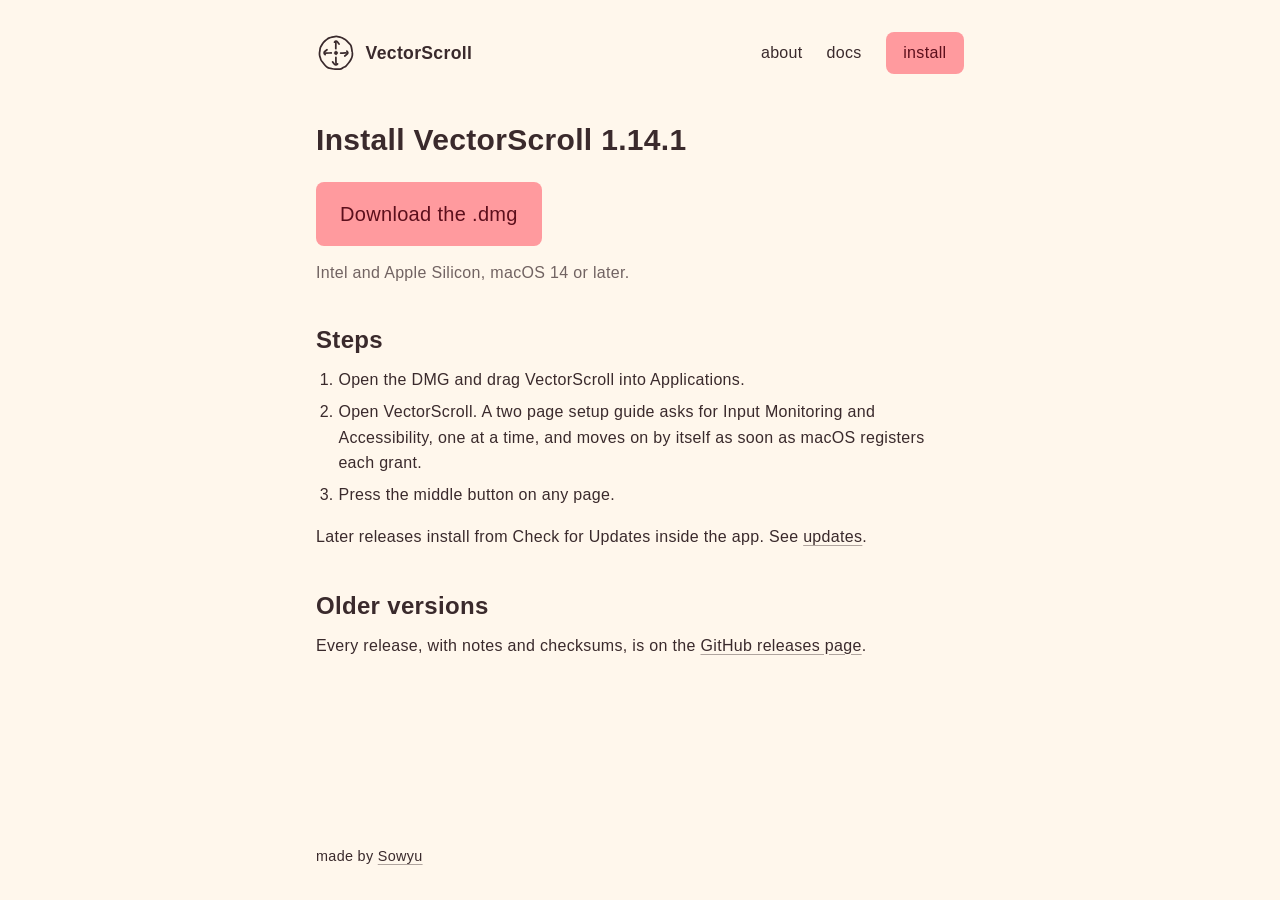
<file: site/download.html>
<!doctype html>
<html lang="en">
<head>
<meta charset="utf-8">
<meta name="viewport" content="width=device-width, initial-scale=1">
<title>Install VectorScroll</title>
<meta name="description" content="Download VectorScroll 1.14.1 for macOS 14 or later.">
<meta name="color-scheme" content="light dark">
<meta property="og:title" content="Download VectorScroll">
<meta property="og:description" content="Download VectorScroll 1.14.1 for macOS 14 or later.">
<meta property="og:image" content="poster.jpg">
<link rel="icon" href="icon.png">
<link rel="stylesheet" href="style.css">
</head>
<body>
<a class="skip" href="#main">Skip to main content</a>
<header>
  <a href="index.html" class="home" aria-label="VectorScroll home"><svg class="mark" aria-hidden="true" viewBox="0 0 160 160" fill="none" stroke="currentColor" stroke-width="7" stroke-linecap="round" stroke-linejoin="round" xmlns="http://www.w3.org/2000/svg"><path d="M145.4 78.9 Q145.4 78.9 145.6 83.9 Q145.7 89.0 144.3 94.5 Q142.9 100.0 140.1 105.0 Q137.4 110.0 134.7 114.3 Q131.9 118.6 128.6 122.0 Q125.3 125.4 121.9 129.9 Q118.6 134.4 113.7 136.2 Q108.8 137.9 104.8 141.1 Q100.8 144.2 95.7 144.5 Q90.6 144.9 86.0 144.7 Q81.5 144.5 76.2 144.5 Q70.8 144.5 64.6 143.0 Q58.5 141.5 53.9 140.7 Q49.4 139.8 44.8 136.7 Q40.2 133.7 37.0 130.0 Q33.8 126.3 30.3 121.8 Q26.8 117.4 23.3 113.2 Q19.8 109.0 18.8 104.6 Q17.8 100.2 16.0 95.4 Q14.2 90.6 14.0 85.0 Q13.9 79.4 14.8 74.8 Q15.8 70.3 16.1 65.1 Q16.4 59.8 18.8 55.5 Q21.3 51.2 24.3 45.9 Q27.3 40.5 31.1 36.3 Q34.9 32.1 37.9 29.8 Q40.9 27.4 44.9 24.3 Q48.9 21.2 53.5 19.5 Q58.1 17.8 64.3 16.4 Q70.5 15.0 75.9 14.2 Q81.2 13.4 86.1 14.3 Q90.9 15.1 95.8 16.1 Q100.7 17.1 105.9 19.9 Q111.1 22.6 114.9 24.9 Q118.7 27.1 122.0 30.6 Q125.3 34.0 129.6 38.4 Q133.9 42.8 136.9 46.1 Q139.8 49.3 141.1 54.7 Q142.4 60.1 143.0 64.8 Q143.7 69.6 144.5 74.2"/><path d="M79.1 62.5 Q79.1 62.5 79.2 53.5 Q79.3 44.5 79.5 36.6"/><path d="M92.2 43.9 Q92.2 43.9 86.1 36.3 Q80.1 28.8 73.9 36.7"/><path d="M79.6 97.8 Q79.6 97.8 79.6 106.8 Q79.7 115.8 80.3 123.5"/><path d="M66.4 115.5 Q66.4 115.5 72.9 123.7 Q79.5 132.0 86.3 123.7"/><path d="M61.0 79.8 Q61.0 79.8 52.9 80.0 Q44.7 80.1 36.8 80.3"/><path d="M44.0 67.2 Q44.0 67.2 36.2 73.2 Q28.4 79.1 36.6 86.3"/><path d="M98.7 80.6 Q98.7 80.6 106.8 80.2 Q114.8 79.8 123.0 80.0"/><path d="M115.1 92.1 Q115.1 92.1 123.3 85.7 Q131.4 79.3 123.5 72.7"/><path d="M86.4 79.6 Q86.4 79.6 86.0 81.5 Q85.6 83.3 84.3 84.9 Q82.9 86.5 81.5 86.5 Q80.1 86.6 78.2 86.2 Q76.2 85.9 75.0 84.5 Q73.8 83.0 73.6 81.8 Q73.4 80.6 73.7 78.5 Q73.9 76.5 75.0 75.0 Q76.0 73.5 77.9 73.1 Q79.8 72.7 81.9 73.1 Q83.9 73.5 84.7 75.3 Q85.5 77.0 85.9 78.3" fill="currentColor" stroke-width="3"/></svg><span>VectorScroll</span></a>
  <nav><a href="about.html">about</a><a href="docs.html">docs</a><a href="download.html" class="button small" aria-current="page">install</a></nav>
</header>
<main id="main" class="doc">
  <h1>Install VectorScroll 1.14.1</h1>
  <p><a class="button" href="https://github.com/Sowyu/VectorScroll/releases/latest/download/VectorScroll.dmg">Download the .dmg</a></p>
  <p class="sub">Intel and Apple Silicon, macOS 14 or later.</p>
  <h2 id="install">Steps</h2>
  <ol>
    <li>Open the DMG and drag VectorScroll into Applications.</li>
    <li>Open VectorScroll. A two page setup guide asks for Input Monitoring and Accessibility, one at a time, and moves on by itself as soon as macOS registers each grant.</li>
    <li>Press the middle button on any page.</li>
  </ol>
  <p>Later releases install from Check for Updates inside the app. See <a href="docs.html#updates">updates</a>.</p>
  <h2 id="older">Older versions</h2>
  <p>Every release, with notes and checksums, is on the <a href="https://github.com/Sowyu/VectorScroll/releases">GitHub releases page</a>.</p>
</main>
<footer>made by <a href="https://github.com/Sowyu">Sowyu</a></footer>
</body>
</html>
</file>
<file: site/style.css>
:root {
  --bg: #fff7ec;
  --text: #3a2a2c;
  --accent: #ff9a9e;
  --accent-light: #ffc4c6;
  --accent-dark: #5c0f1c;
}
@media (prefers-color-scheme: dark) {
  :root {
    --bg: #1d1a1a;
    --text: #f1e9e3;
    --accent: #e0757b;
    --accent-light: #f09a9e;
    --accent-dark: #2a0a0f;
  }
}

* { box-sizing: border-box; }
html { background: var(--bg); color: var(--text); }
body {
  margin: 0 auto; max-width: 680px; min-height: 100dvh; padding: 0 16px;
  display: flex; flex-direction: column; gap: 3rem;
  font-family: -apple-system, BlinkMacSystemFont, "Segoe UI", Roboto, sans-serif;
  font-size: 16px; line-height: 1.6; letter-spacing: .02rem;
}
h1, h2, h3 { margin: 0 0 .75rem; font-weight: 600; line-height: 1.3; }
h1 { font-size: 1.875rem; line-height: 1.2; }
h2 { font-size: 1.5rem; }
h3 { font-size: 1.375rem; font-weight: 500; }
p { margin: 0 0 1rem; }
a { color: inherit; text-decoration: underline; text-underline-offset: 3px; text-decoration-color: color-mix(in oklab, var(--text) 40%, transparent); }
a:hover { text-decoration-color: var(--accent); }
:focus-visible { outline: 2px solid var(--text); outline-offset: 3px; border-radius: 4px; }
hr { width: 100%; height: 1px; border: 0; margin: 0; background: color-mix(in oklab, var(--text) 20%, transparent); }
img { max-width: 100%; height: auto; }
video { height: auto; }
pre, code { font-family: ui-monospace, Menlo, monospace; font-size: .9em; }
pre { background: color-mix(in oklab, var(--text) 8%, transparent); border-radius: .5rem; padding: .75rem 1rem; overflow-x: auto; margin: 0 0 1rem; }
code { background: color-mix(in oklab, var(--text) 8%, transparent); border-radius: .25rem; padding: .1em .35em; }

.skip { position: absolute; left: -999px; top: 1rem; background: var(--accent); color: var(--accent-dark); padding: .5rem 1rem; border-radius: .5rem; }
.skip:focus { left: 1rem; z-index: 10; }

header { width: 100%; display: flex; flex-wrap: wrap; justify-content: space-between; align-items: center; gap: .75rem 1.5rem; padding-top: 2rem; }
.home { display: flex; align-items: center; gap: .6rem; text-decoration: none; font-weight: 600; font-size: 1.1rem; }
.mark { width: 2.5rem; height: 2.5rem; }
nav { display: flex; gap: 1.5rem; align-items: center; }
nav a { text-decoration: none; }
nav a:hover, nav a[aria-current] { text-decoration: underline; text-decoration-color: var(--accent); }
.button { background: var(--accent); color: var(--accent-dark); border-radius: .5rem; text-decoration: none; }
.button:hover { background: var(--accent-light); text-decoration: none; }
.button { display: inline-block; padding: 1rem 1.5rem; font-size: 1.25rem; }
.button.small { padding: .5rem 1.1rem; font-size: 1rem; }
.steal { display: inline-flex; align-items: center; gap: .5rem; text-decoration: none; font-weight: 500; }
.steal:hover { text-decoration: underline; text-decoration-color: var(--accent); }
.ico { width: 1.25rem; height: 1.25rem; vertical-align: -.25rem; flex: none; }
.compare h2 { margin-bottom: 1rem; }
.scroll { overflow-x: auto; -webkit-overflow-scrolling: touch; }
table { border-collapse: collapse; width: 100%; min-width: 620px; font-size: .95rem; }
th, td { text-align: left; padding: .6rem .6rem; vertical-align: top; border-bottom: 1px solid color-mix(in oklab, var(--text) 15%, transparent); }
thead th { font-weight: 600; color: color-mix(in oklab, var(--text) 70%, transparent); font-size: .85rem; }
tbody th { font-weight: 600; white-space: nowrap; }
tbody tr:first-child { background: color-mix(in oklab, var(--accent) 18%, transparent); }
td .ico { margin-right: .25rem; }
.note { font-size: .85rem; color: color-mix(in oklab, var(--text) 70%, transparent); margin-top: .75rem; }

.hero { display: flex; gap: 2rem; align-items: center; }
.hero-mark { width: 7rem; height: 7rem; flex: none; }
.sub { color: color-mix(in oklab, var(--text) 72%, transparent); font-size: 1.25rem; line-height: 1.4; margin: 0; }
.hero h1 { margin-bottom: 10px; }

main { width: 100%; flex-grow: 1; display: flex; flex-direction: column; gap: 3rem; }
.cta { display: flex; flex-direction: column; gap: 1rem; align-items: flex-start; }
video { width: min(100vw - 32px, 1100px); margin-inline: calc((100% - min(100vw - 32px, 1100px)) / 2); border-radius: .5rem; background: #000; box-shadow: 0 0 0 1px color-mix(in oklab, var(--text) 10%, transparent); }
.points { display: grid; gap: 1.75rem; }
.points > div { display: grid; grid-template-columns: 9rem 1fr; gap: 0 1.5rem; align-items: baseline; }
.points h2 { margin: 0; font-size: 1.25rem; white-space: nowrap; }
.points p { margin: 0; }

.doc { width: 100%; align-items: stretch; display: block; }
.doc h1 { margin-bottom: 1.5rem; }
.doc h2 { margin-top: 2.5rem; }
.doc ol, .doc ul { padding-left: 1.4rem; margin: 0 0 1rem; }
.doc li { margin-bottom: .4rem; }
.doc img { border-radius: .5rem; margin: 0 0 1rem; box-shadow: 0 0 0 1px color-mix(in oklab, var(--text) 10%, transparent); }
.doc .sub { font-size: 1rem; margin-bottom: 1rem; }

.docs { display: block; }
.doc h2 { scroll-margin-top: 1.5rem; }

footer { padding: 2rem 0; font-size: .9rem; }


@media (max-width: 640px) {
  body { gap: 2rem; }
  header { flex-wrap: nowrap; padding-top: 1rem; gap: .75rem; }
  .home { font-size: 1rem; gap: .5rem; }
  .mark { width: 2rem; height: 2rem; }
  nav { gap: .9rem; }
  .button.small { padding: .45rem .8rem; }
  .hero-mark { display: none; }
  .hero h1 { font-size: 1.6rem; }
  .sub { font-size: 1.1rem; }
  .button { font-size: 1.1rem; }
  .points > div { grid-template-columns: 1fr; }
  .points h2 { margin-bottom: .25rem; }
  /* Comparison: one block per app, each cell labelled. */
  .scroll { overflow: visible; }
  table, tbody, tr, th, td { display: block; min-width: 0; width: 100%; }
  table { min-width: 0; }
  thead { display: none; }
  tbody tr { padding: .75rem .75rem; border-bottom: 1px solid color-mix(in oklab, var(--text) 15%, transparent); }
  tbody th, tbody td { border: 0; padding: .15rem 0; }
  tbody th { font-size: 1.1rem; margin-bottom: .25rem; }
  td { display: grid; grid-template-columns: 8.5rem 1fr; gap: .5rem; }
  td::before { content: attr(data-label); color: color-mix(in oklab, var(--text) 70%, transparent); font-size: .85rem; }
}
@media (max-width: 360px) {
  .home span { display: none; }
}
</file>
